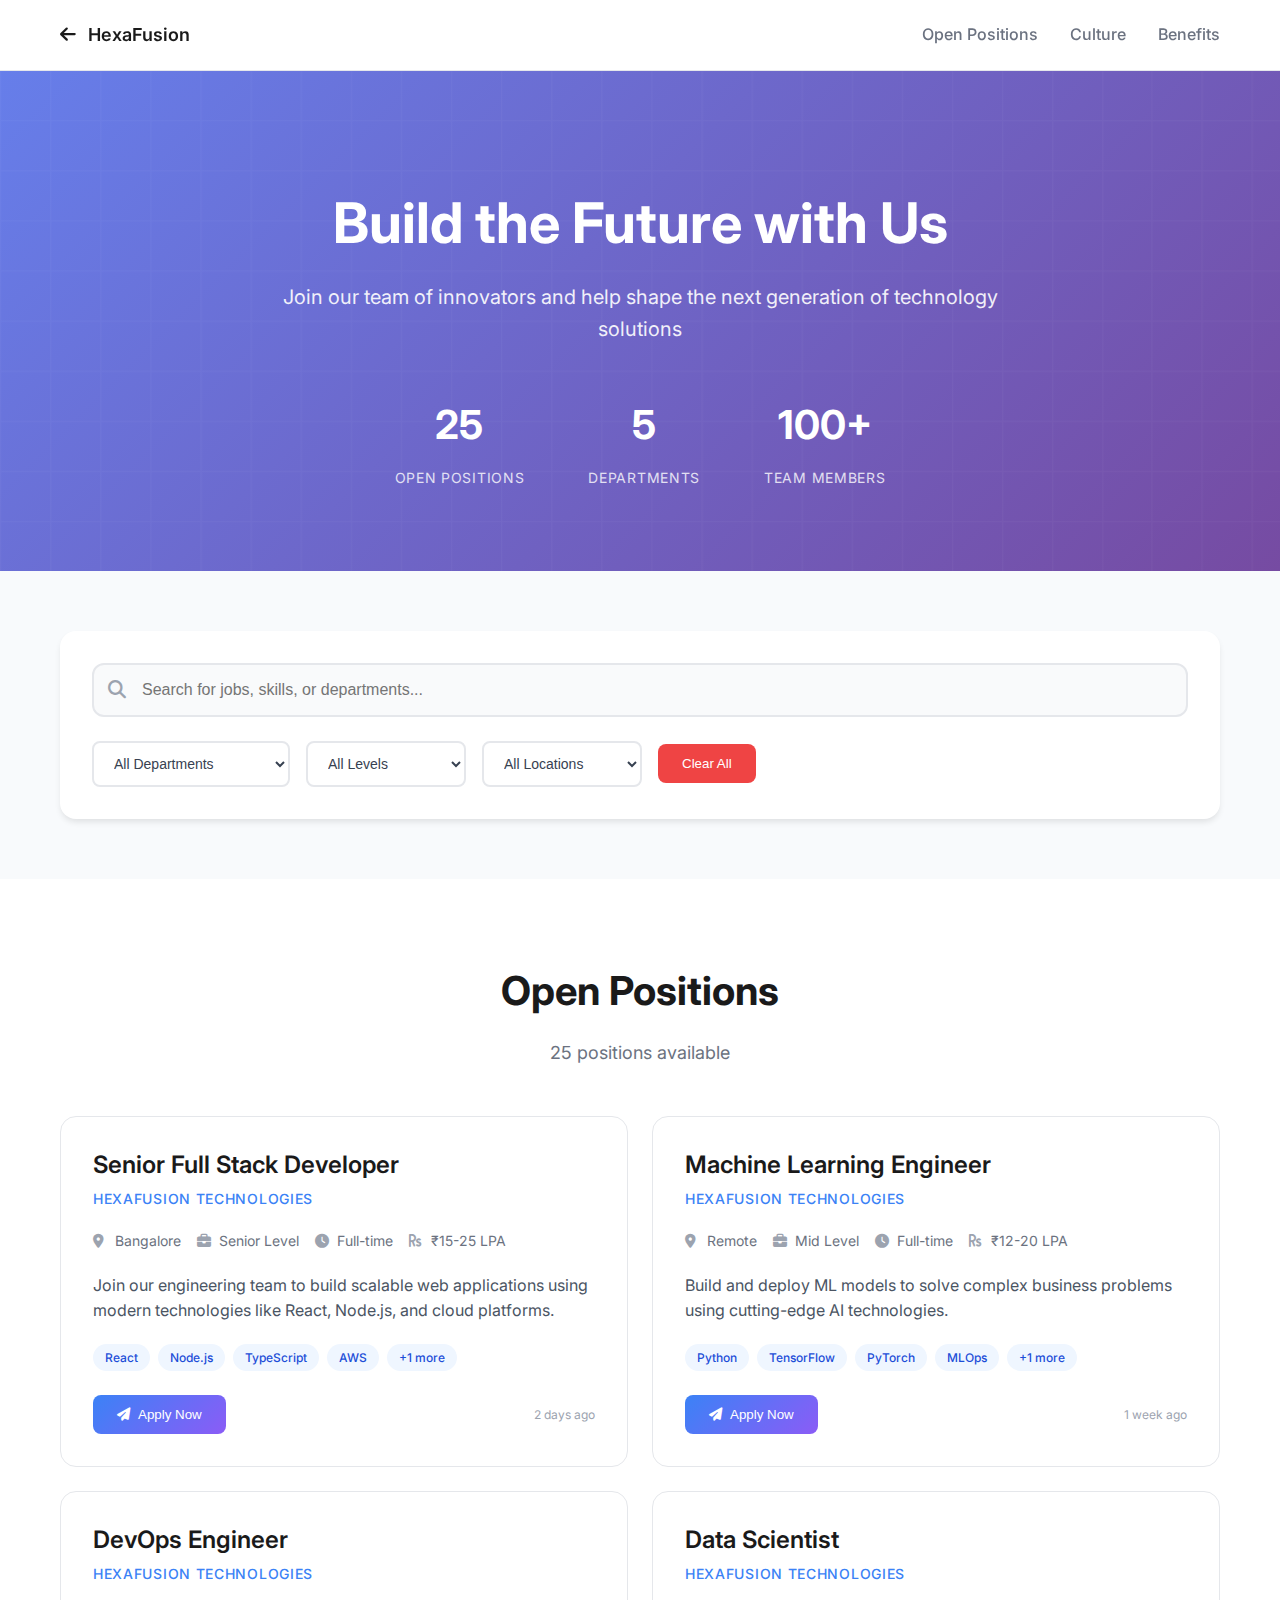
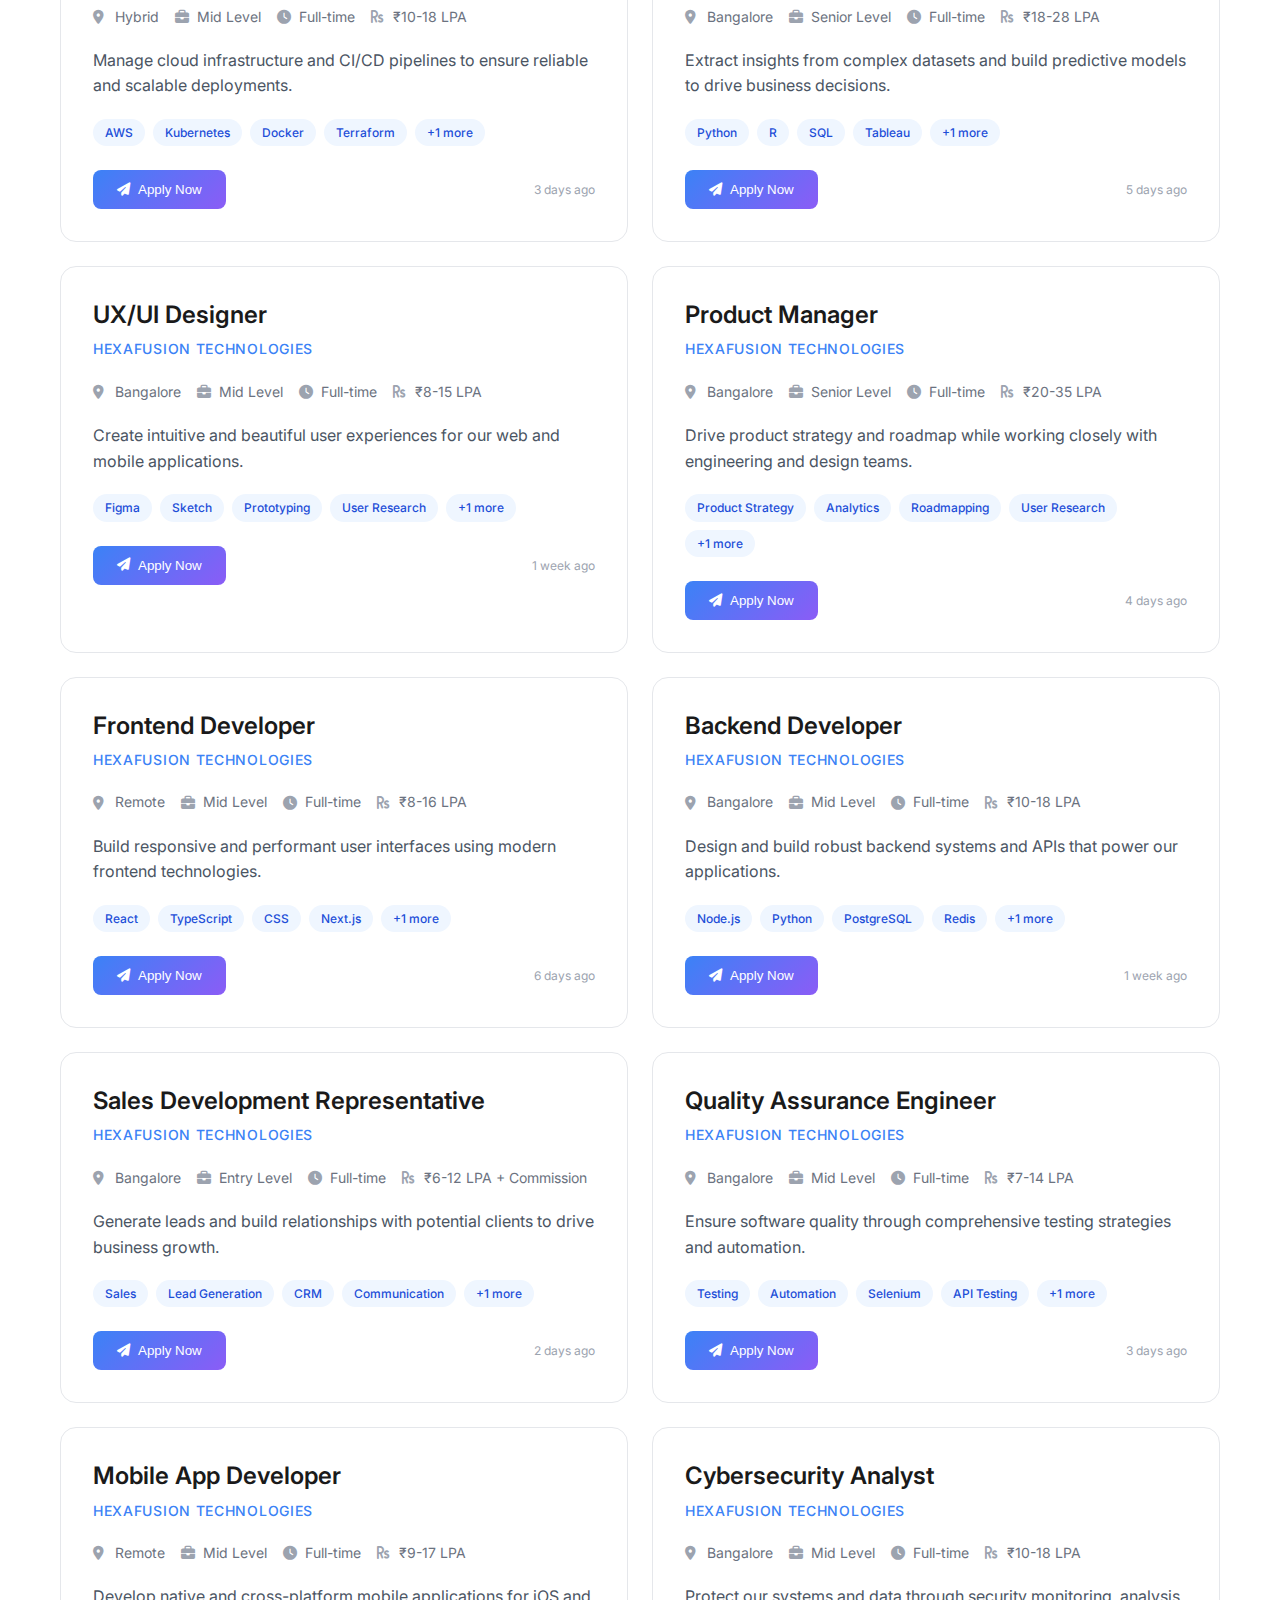
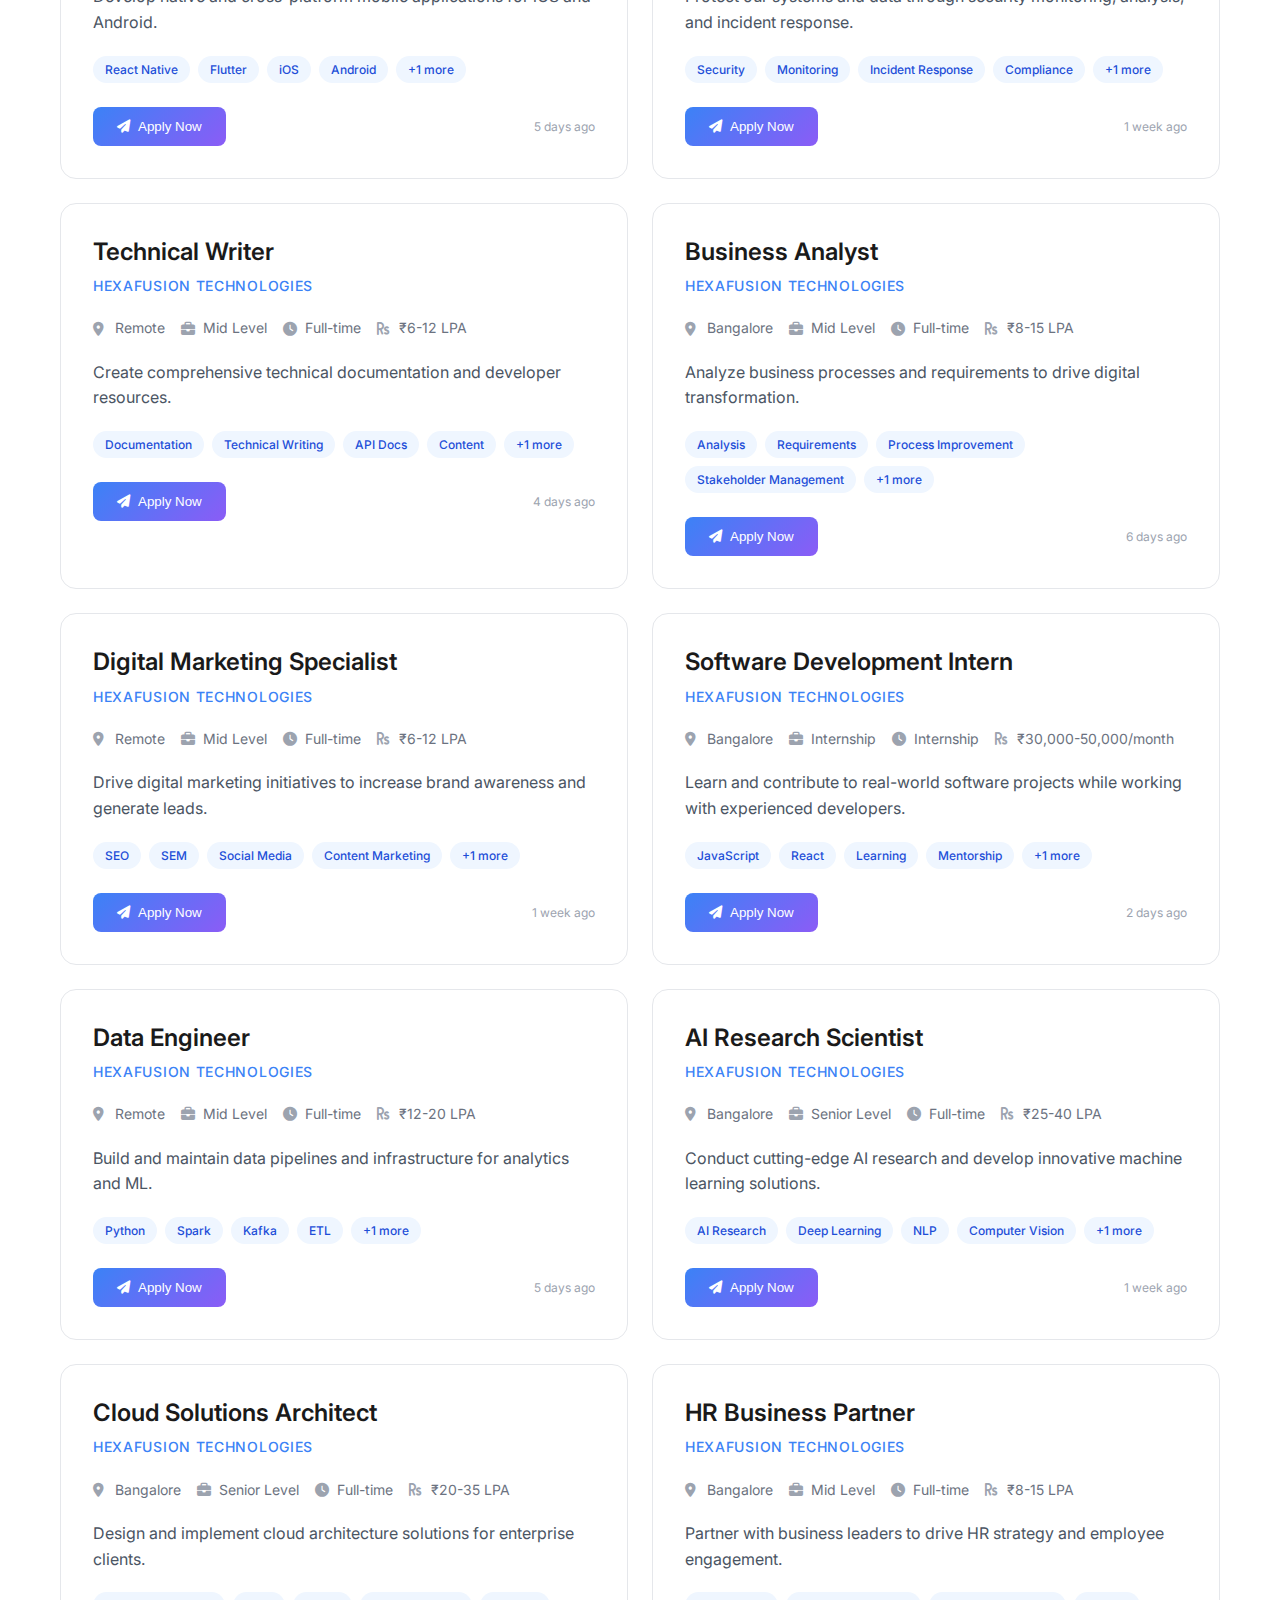
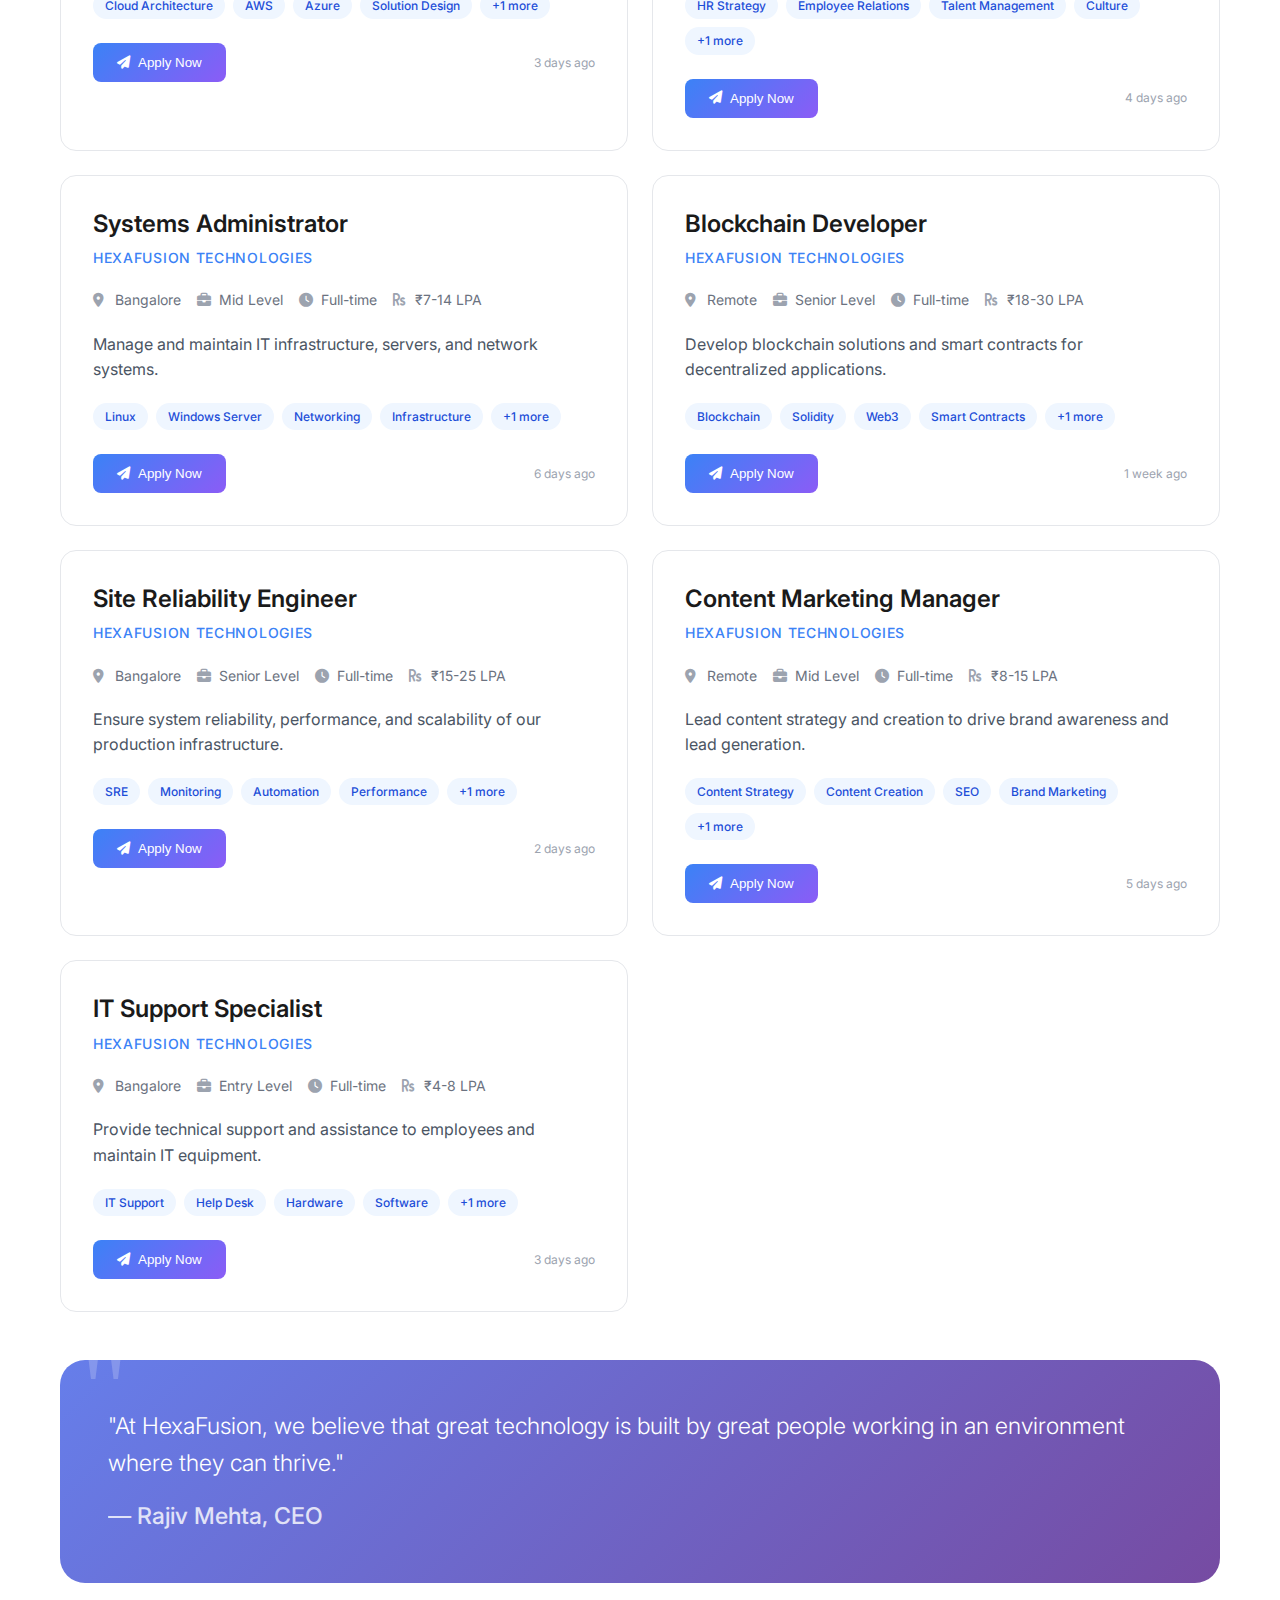
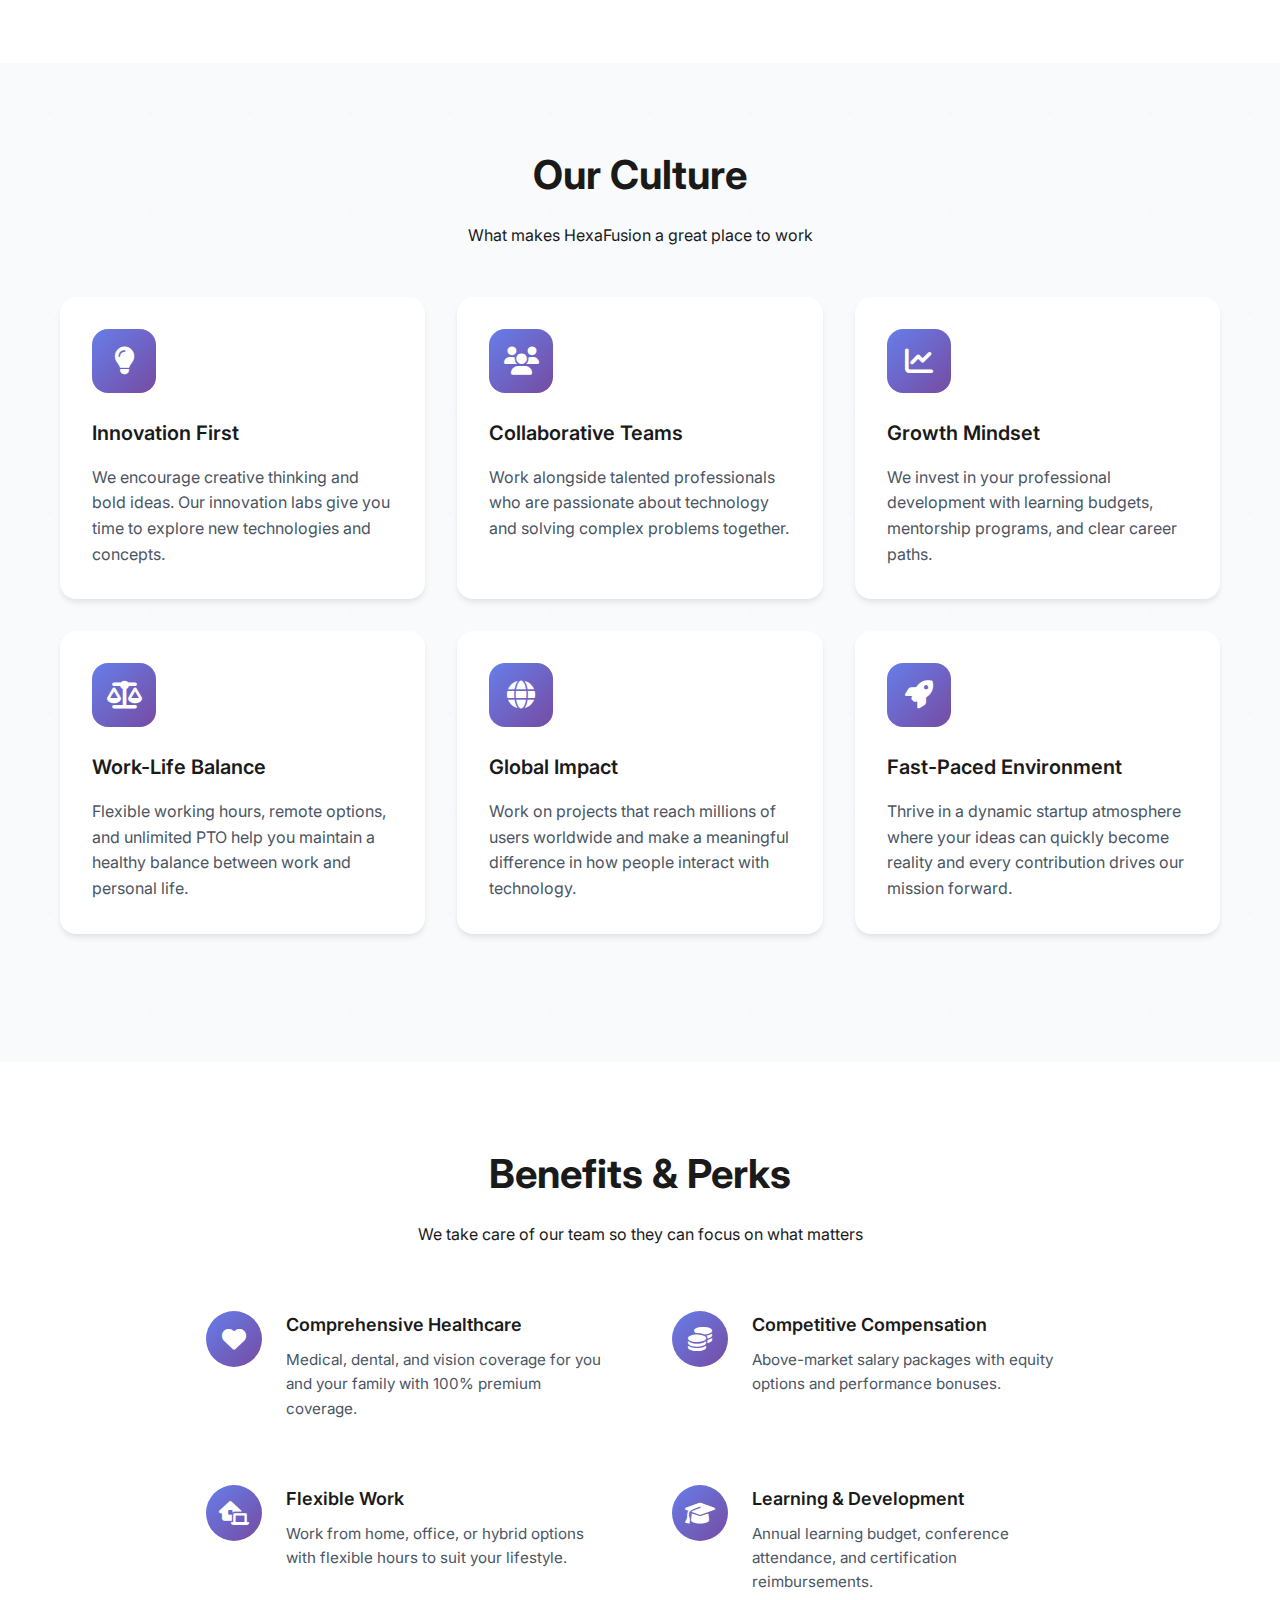
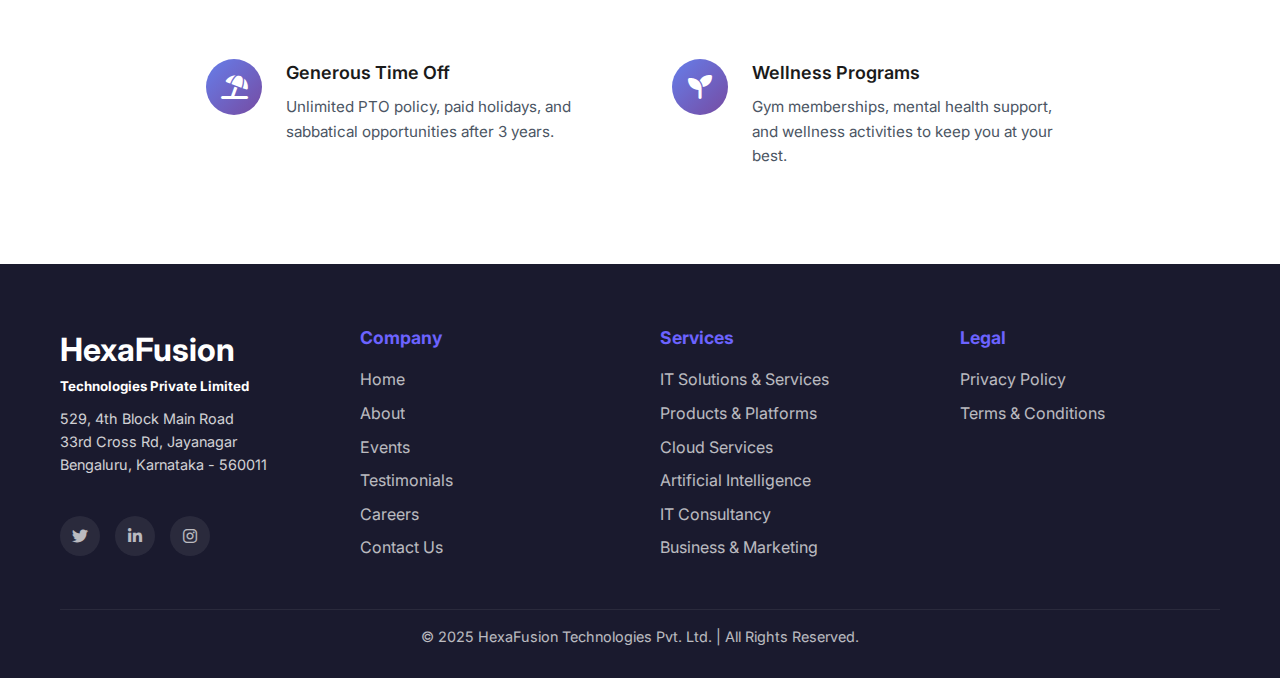
<file: careers.html>
<!DOCTYPE html>
<html lang="en">
<head>
    <meta charset="UTF-8">
    <meta name="viewport" content="width=device-width, initial-scale=1.0">
    <title>Join Our Team - HexaFusion Technologies</title>
    <link rel="stylesheet" href="careers_styles.css">
    <link rel="icon" type="image/jpeg" href="assets/logo.jpg">
    <link href="https://fonts.googleapis.com/css2?family=Inter:wght@300;400;500;600;700&display=swap" rel="stylesheet">
    <link rel="stylesheet" href="https://cdnjs.cloudflare.com/ajax/libs/font-awesome/6.4.0/css/all.min.css">
</head>

<body>
    <nav class="navbar">
        <div class="nav-container">
            <div class="nav-brand">
                <a href="index.html" class="brand-link">
                    <i class="fas fa-arrow-left"></i>
                    <span>HexaFusion</span>
                </a>
            </div>
            <div class="nav-menu">
                <a href="#jobs" class="nav-link">Open Positions</a>
                <a href="#culture" class="nav-link">Culture</a>
                <a href="#benefits" class="nav-link">Benefits</a>
            </div>
        </div>
    </nav>

    <section class="hero">
        <div class="hero-container">
            <div class="hero-content">
                <h1 class="hero-title">Build the Future with Us</h1>
                <p class="hero-subtitle">Join our team of innovators and help shape the next generation of technology solutions</p>
                <div class="hero-stats">
                    <div class="stat">
                        <span class="stat-number" id="totalJobs">25</span>
                        <span class="stat-label">Open Positions</span>
                    </div>
                    <div class="stat">
                        <span class="stat-number">5</span>
                        <span class="stat-label">Departments</span>
                    </div>
                    <div class="stat">
                        <span class="stat-number">100+</span>
                        <span class="stat-label">Team Members</span>
                    </div>
                </div>
            </div>
        </div>
    </section>

    <section class="search-section">
        <div class="container">
            <div class="search-container">
                <div class="search-box">
                    <i class="fas fa-search"></i>
                    <input type="text" id="searchInput" placeholder="Search for jobs, skills, or departments...">
                </div>
                <div class="filters">
                    <select id="departmentFilter" class="filter-select">
                        <option value="">All Departments</option>
                        <option value="engineering">Engineering</option>
                        <option value="ai-ml">AI & Machine Learning</option>
                        <option value="cloud">Cloud & DevOps</option>
                        <option value="data">Data Science</option>
                        <option value="design">Design</option>
                        <option value="product">Product</option>
                        <option value="sales">Sales & Marketing</option>
                    </select>
                    <select id="experienceFilter" class="filter-select">
                        <option value="">All Levels</option>
                        <option value="intern">Internship</option>
                        <option value="entry">Entry Level</option>
                        <option value="mid">Mid Level</option>
                        <option value="senior">Senior Level</option>
                    </select>
                    <select id="locationFilter" class="filter-select">
                        <option value="">All Locations</option>
                        <option value="remote">Remote</option>
                        <option value="bangalore">Bangalore</option>
                        <option value="hybrid">Hybrid</option>
                    </select>
                    <button id="clearFilters" class="clear-btn">Clear All</button>
                </div>
            </div>
        </div>
    </section>

    <section class="jobs-section" id="jobs">
        <div class="container">
            <div class="section-header">
                <h2>Open Positions</h2>
                <p class="jobs-count" id="jobsCount">25 positions available</p>
            </div>
            <div class="jobs-grid" id="jobsGrid">
            </div>
            <div class="no-results" id="noResults" style="display: none;">
                <i class="fas fa-search-minus"></i>
                <h3>No positions found</h3>
                <p>Try adjusting your search criteria or check back later for new opportunities</p>
            </div>
            <div class="culture-quote">
            <blockquote>
                "At HexaFusion, we believe that great technology is built by great people working in an environment where they can thrive."
                <cite>— Rajiv Mehta, CEO</cite>
            </blockquote>
        </div>
        </div>
    </section>

    <section class="culture-section" id="culture">
        <div class="container">
            <div class="section-header">
                <h2>Our Culture</h2>
                <p>What makes HexaFusion a great place to work</p>
            </div>
            <div class="culture-grid">
                <div class="culture-card">
                    <div class="culture-icon">
                        <i class="fas fa-lightbulb"></i>
                    </div>
                    <h3>Innovation First</h3>
                    <p>We encourage creative thinking and bold ideas. Our innovation labs give you time to explore new technologies and concepts.</p>
                </div>
                <div class="culture-card">
                    <div class="culture-icon">
                        <i class="fas fa-users"></i>
                    </div>
                    <h3>Collaborative Teams</h3>
                    <p>Work alongside talented professionals who are passionate about technology and solving complex problems together.</p>
                </div>
                <div class="culture-card">
                    <div class="culture-icon">
                        <i class="fas fa-chart-line"></i>
                    </div>
                    <h3>Growth Mindset</h3>
                    <p>We invest in your professional development with learning budgets, mentorship programs, and clear career paths.</p>
                </div>
                <div class="culture-card">
                    <div class="culture-icon">
                        <i class="fas fa-balance-scale"></i>
                    </div>
                    <h3>Work-Life Balance</h3>
                    <p>Flexible working hours, remote options, and unlimited PTO help you maintain a healthy balance between work and personal life.</p>
                </div>
                <div class="culture-card">
                    <div class="culture-icon">
                        <i class="fas fa-globe"></i>
                    </div>
                    <h3>Global Impact</h3>
                    <p>Work on projects that reach millions of users worldwide and make a meaningful difference in how people interact with technology.</p>
                </div>
                <div class="culture-card">
                    <div class="culture-icon">
                        <i class="fas fa-rocket"></i>
                    </div>
                    <h3>Fast-Paced Environment</h3>
                    <p>Thrive in a dynamic startup atmosphere where your ideas can quickly become reality and every contribution drives our mission forward.</p>
                </div>
            </div>
    </section>

    <section class="benefits-section" id="benefits">
        <div class="container">
            <div class="section-header">
                <h2>Benefits & Perks</h2>
                <p>We take care of our team so they can focus on what matters</p>
            </div>
            <div class="benefits-wrapper">
                <div class="benefits-list">
                    <div class="benefit-item">
                        <div class="benefit-icon">
                            <i class="fas fa-heart"></i>
                        </div>
                        <div class="benefit-content">
                            <h3>Comprehensive Healthcare</h3>
                            <p>Medical, dental, and vision coverage for you and your family with 100% premium coverage.</p>
                        </div>
                    </div>
                    <div class="benefit-item">
                        <div class="benefit-icon">
                            <i class="fas fa-coins"></i>
                        </div>
                        <div class="benefit-content">
                            <h3>Competitive Compensation</h3>
                            <p>Above-market salary packages with equity options and performance bonuses.</p>
                        </div>
                    </div>
                    <div class="benefit-item">
                        <div class="benefit-icon">
                            <i class="fas fa-laptop-house"></i>
                        </div>
                        <div class="benefit-content">
                            <h3>Flexible Work</h3>
                            <p>Work from home, office, or hybrid options with flexible hours to suit your lifestyle.</p>
                        </div>
                    </div>
                    <div class="benefit-item">
                        <div class="benefit-icon">
                            <i class="fas fa-graduation-cap"></i>
                        </div>
                        <div class="benefit-content">
                            <h3>Learning & Development</h3>
                            <p>Annual learning budget, conference attendance, and certification reimbursements.</p>
                        </div>
                    </div>
                    <div class="benefit-item">
                        <div class="benefit-icon">
                            <i class="fas fa-umbrella-beach"></i>
                        </div>
                        <div class="benefit-content">
                            <h3>Generous Time Off</h3>
                            <p>Unlimited PTO policy, paid holidays, and sabbatical opportunities after 3 years.</p>
                        </div>
                    </div>
                    <div class="benefit-item">
                        <div class="benefit-icon">
                            <i class="fas fa-seedling"></i>
                        </div>
                        <div class="benefit-content">
                            <h3>Wellness Programs</h3>
                            <p>Gym memberships, mental health support, and wellness activities to keep you at your best.</p>
                        </div>
                    </div>
                </div>
            </div>
        </div>
    </section>

    <div class="modal-overlay" id="jobModal">
        <div class="modal-container">
            <div class="modal-header">
                <h2 id="modalTitle">Job Title</h2>
                <button class="modal-close" id="closeModal">
                    <i class="fas fa-times"></i>
                </button>
            </div>
            <div class="modal-content" id="modalContent">
            </div>
        </div>
    </div>

    <div class="loading" id="loading">
        <div class="spinner"></div>
    </div>

    <div id="apply-popup" class="apply-popup hidden">
    <div class="popup-content">
        <p>You are being redirected to Google Forms to complete your application.</p>
    </div>
    </div>

    <footer class="footer">
        <div class="container">
            <div class="footer-grid">
            
            <div class="footer-col footer-logo">
                <h1>HexaFusion</h1>
                <h5>Technologies Private Limited</h5>
                <p>529, 4th Block Main Road
                <br>33rd Cross Rd, Jayanagar
                <br>Bengaluru, Karnataka - 560011</p>
                <br>
                <div class="footer-social">
                <a href="https://x.com/HexaFusion_Tech" target="_blank"><i class="fab fa-twitter"></i></a>
                <a href="https://www.linkedin.com/company/hexafusion-tech/" target="_blank"><i class="fab fa-linkedin-in"></i></a>
                <a href="https://www.instagram.com/hexafusion.tech/" target="_blank"><i class="fab fa-instagram"></i></a>
                </div>
            </div>

            <div class="footer-col">
                <h4>Company</h4>
                <ul>
                <li><a href="index.html#home">Home</a></li>
                <li><a href="index.html#about">About</a></li>
                <li><a href="index.html#events">Events</a></li>
                <li><a href="index.html#testimonials">Testimonials</a></li>
                <li><a href="careers.html">Careers</a></li>
                <li><a href="index.html#contact">Contact Us</a></li>
                </ul>
            </div>

            <div class="footer-col">
                <h4>Services</h4>
                <ul>
                <li><a href="services.html#it-solutions">IT Solutions & Services</a></li>
                <li><a href="services.html#products-platforms">Products & Platforms</a></li>
                <li><a href="services.html#cloud-services">Cloud Services</a></li>
                <li><a href="services.html#artificial-intelligence">Artificial Intelligence</a></li>
                <li><a href="services.html#it-consultancy">IT Consultancy</a></li>
                <li><a href="services.html#business-marketing">Business & Marketing</a></li>
                </ul>
            </div>

            <div class="footer-col">
                <h4>Legal</h4>
                <ul>
                <li><a href="privacy.html">Privacy Policy</a></li>
                <li><a href="terms.html">Terms & Conditions</a></li>
                </ul>
            </div>
            </div>

            <div class="footer-bottom">
            <p>© 2025 HexaFusion Technologies Pvt. Ltd. | All Rights Reserved.</p>
            </div>
        </div>
        </footer>


    <div class="scroll-to-top">
        <i class="fas fa-arrow-up"></i>
    </div>

    <script src="careers_script.js"></script>
</body>

</html>
</file>
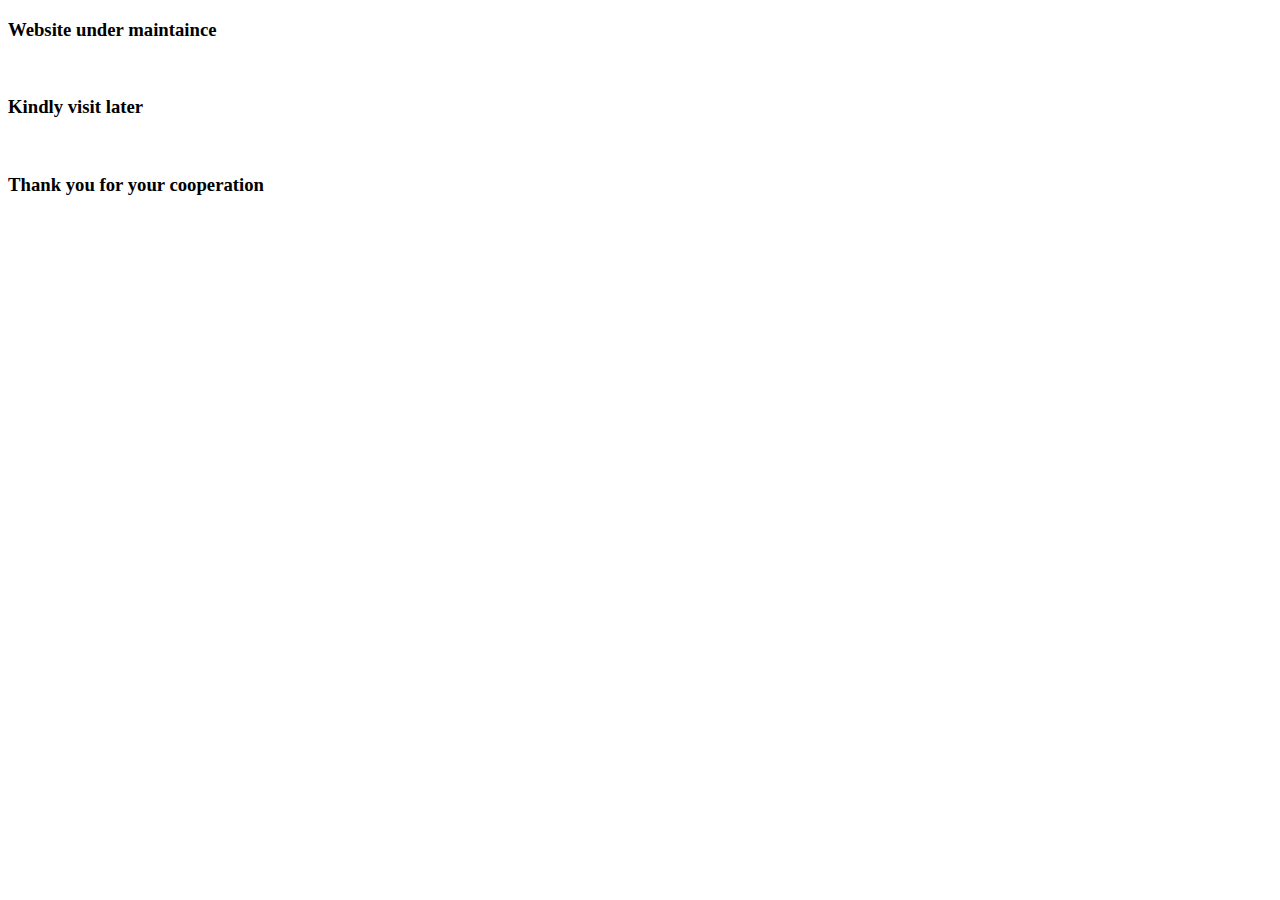
<file: index1.html>
<!DOCTYPE html>
<html>
  <head>
    <title>
      HexaFusion Technologies
    </title>
  </head>
  <body>
    <h3>Website under maintaince</h3>
    <br>
    <h3>Kindly visit later</h3>
    <br>
    <h3>Thank you for your cooperation</h3>
  </body>
</html>
</file>
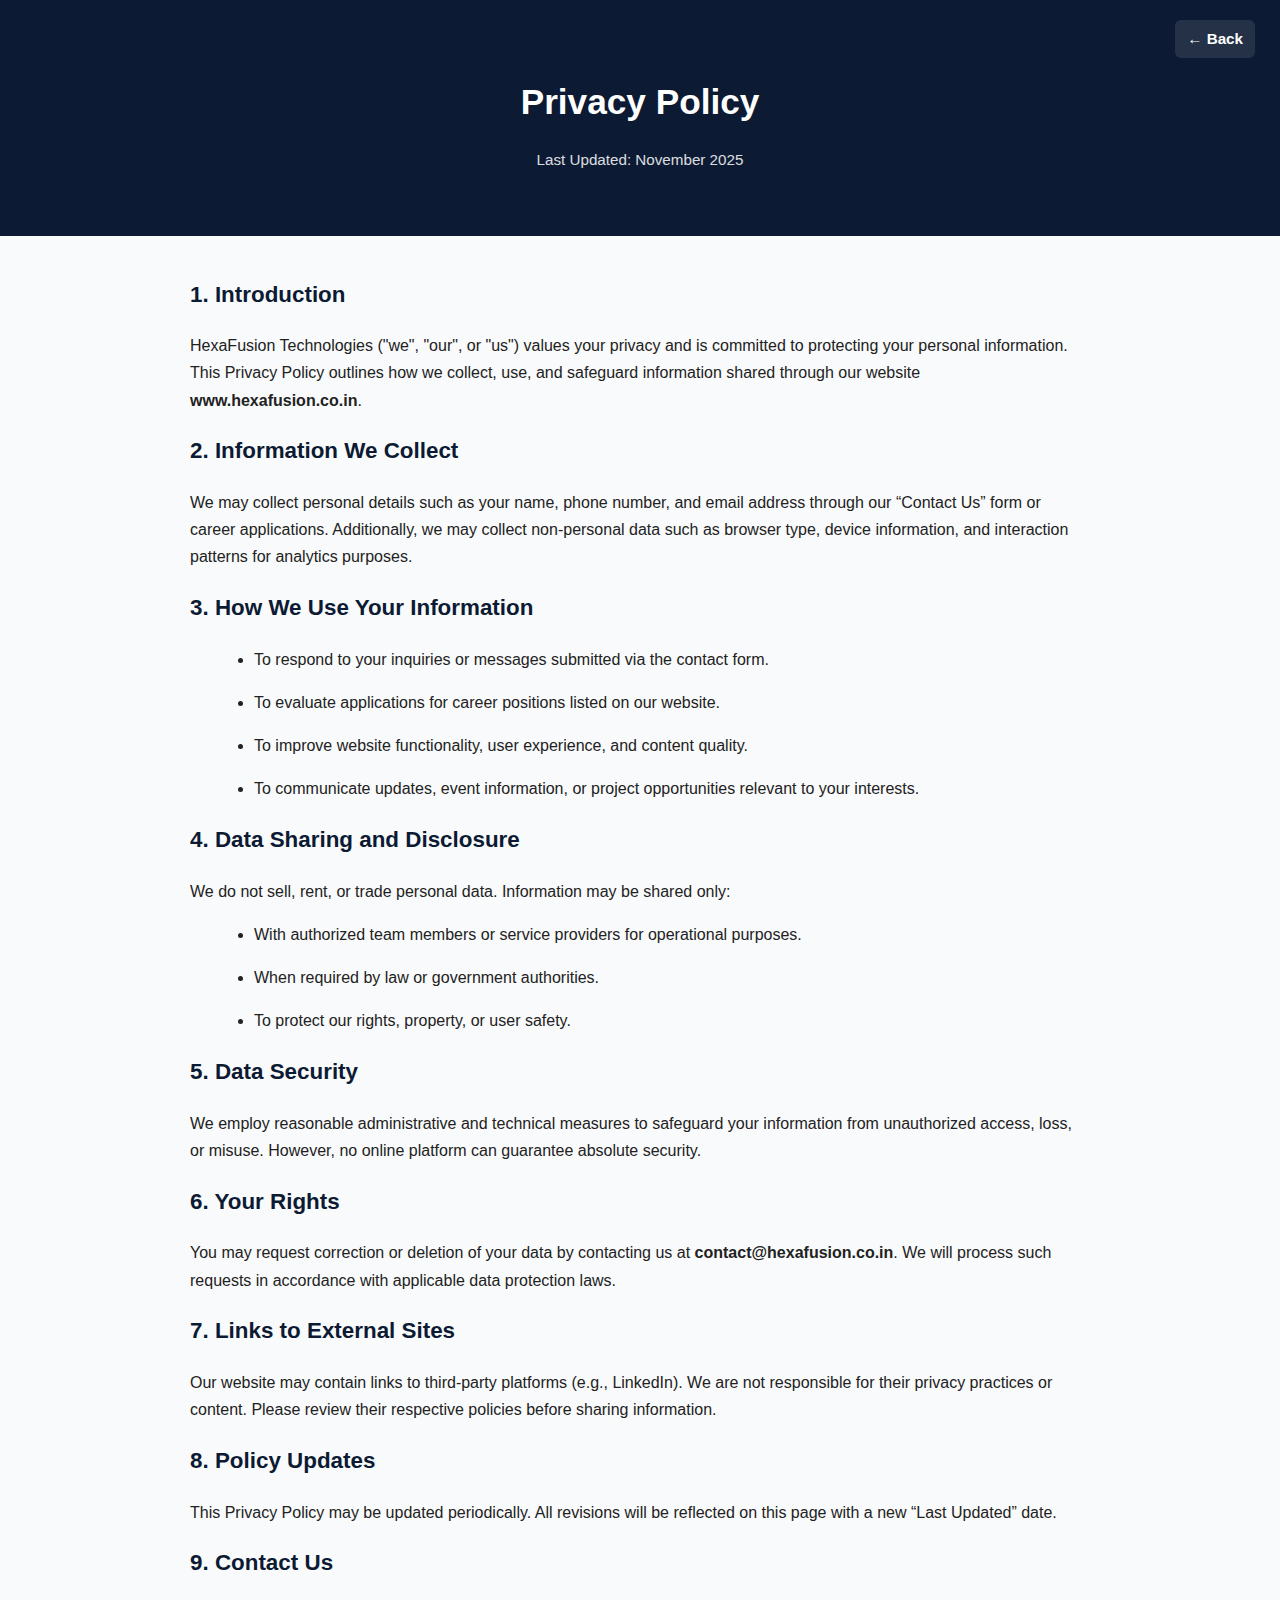
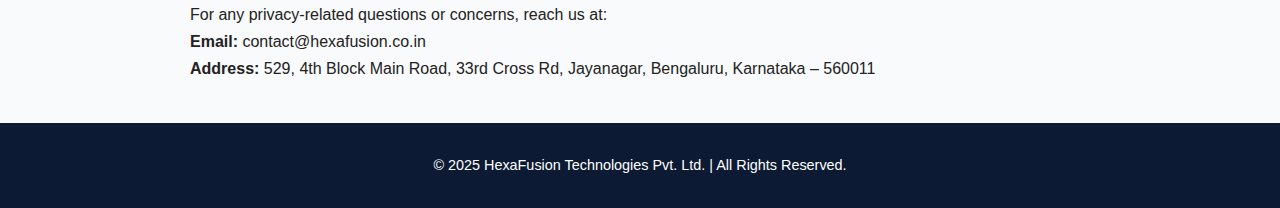
<file: privacy.html>
<!DOCTYPE html>
<html lang="en">
<head>
  <meta charset="UTF-8">
  <meta name="viewport" content="width=device-width, initial-scale=1.0">
  <title>Privacy Policy | HexaFusion Technologies</title>
  <link rel="stylesheet" href="privacy_styles.css">
  <link rel="icon" type="image/jpeg" href="assets/logo.jpg">
</head>
<body>
  <header class="header">
    <h1>Privacy Policy</h1>
    <a href="index.html" class="back-btn">← Back</a>
    <p>Last Updated: November 2025</p>
  </header>

  <main class="content">
    <section>
      <h2>1. Introduction</h2>
      <p>
        HexaFusion Technologies ("we", "our", or "us") values your privacy and is committed to protecting your personal information. 
        This Privacy Policy outlines how we collect, use, and safeguard information shared through our website <strong>www.hexafusion.co.in</strong>.
      </p>
    </section>

    <section>
      <h2>2. Information We Collect</h2>
      <p>
        We may collect personal details such as your name, phone number, and email address through our “Contact Us” form or career applications. 
        Additionally, we may collect non-personal data such as browser type, device information, and interaction patterns for analytics purposes.
      </p>
    </section>

    <section>
      <h2>3. How We Use Your Information</h2>
      <ul>
        <li>To respond to your inquiries or messages submitted via the contact form.</li>
        <li>To evaluate applications for career positions listed on our website.</li>
        <li>To improve website functionality, user experience, and content quality.</li>
        <li>To communicate updates, event information, or project opportunities relevant to your interests.</li>
      </ul>
    </section>

    <section>
      <h2>4. Data Sharing and Disclosure</h2>
      <p>
        We do not sell, rent, or trade personal data. Information may be shared only:
      </p>
      <ul>
        <li>With authorized team members or service providers for operational purposes.</li>
        <li>When required by law or government authorities.</li>
        <li>To protect our rights, property, or user safety.</li>
      </ul>
    </section>

    <section>
      <h2>5. Data Security</h2>
      <p>
        We employ reasonable administrative and technical measures to safeguard your information from unauthorized access, loss, or misuse. 
        However, no online platform can guarantee absolute security.
      </p>
    </section>

    <section>
      <h2>6. Your Rights</h2>
      <p>
        You may request correction or deletion of your data by contacting us at <strong>contact@hexafusion.co.in</strong>. 
        We will process such requests in accordance with applicable data protection laws.
      </p>
    </section>

    <section>
      <h2>7. Links to External Sites</h2>
      <p>
        Our website may contain links to third-party platforms (e.g., LinkedIn). 
        We are not responsible for their privacy practices or content. 
        Please review their respective policies before sharing information.
      </p>
    </section>

    <section>
      <h2>8. Policy Updates</h2>
      <p>
        This Privacy Policy may be updated periodically. All revisions will be reflected on this page with a new “Last Updated” date.
      </p>
    </section>

    <section>
      <h2>9. Contact Us</h2>
      <p>
        For any privacy-related questions or concerns, reach us at:<br>
        <strong>Email:</strong> contact@hexafusion.co.in<br>
        <strong>Address:</strong> 529, 4th Block Main Road, 33rd Cross Rd, Jayanagar, Bengaluru, Karnataka – 560011
      </p>
    </section>
  </main>

  <footer class="footer">
    <p>© 2025 HexaFusion Technologies Pvt. Ltd. | All Rights Reserved.</p>
  </footer>
</body>
</html>
</file>
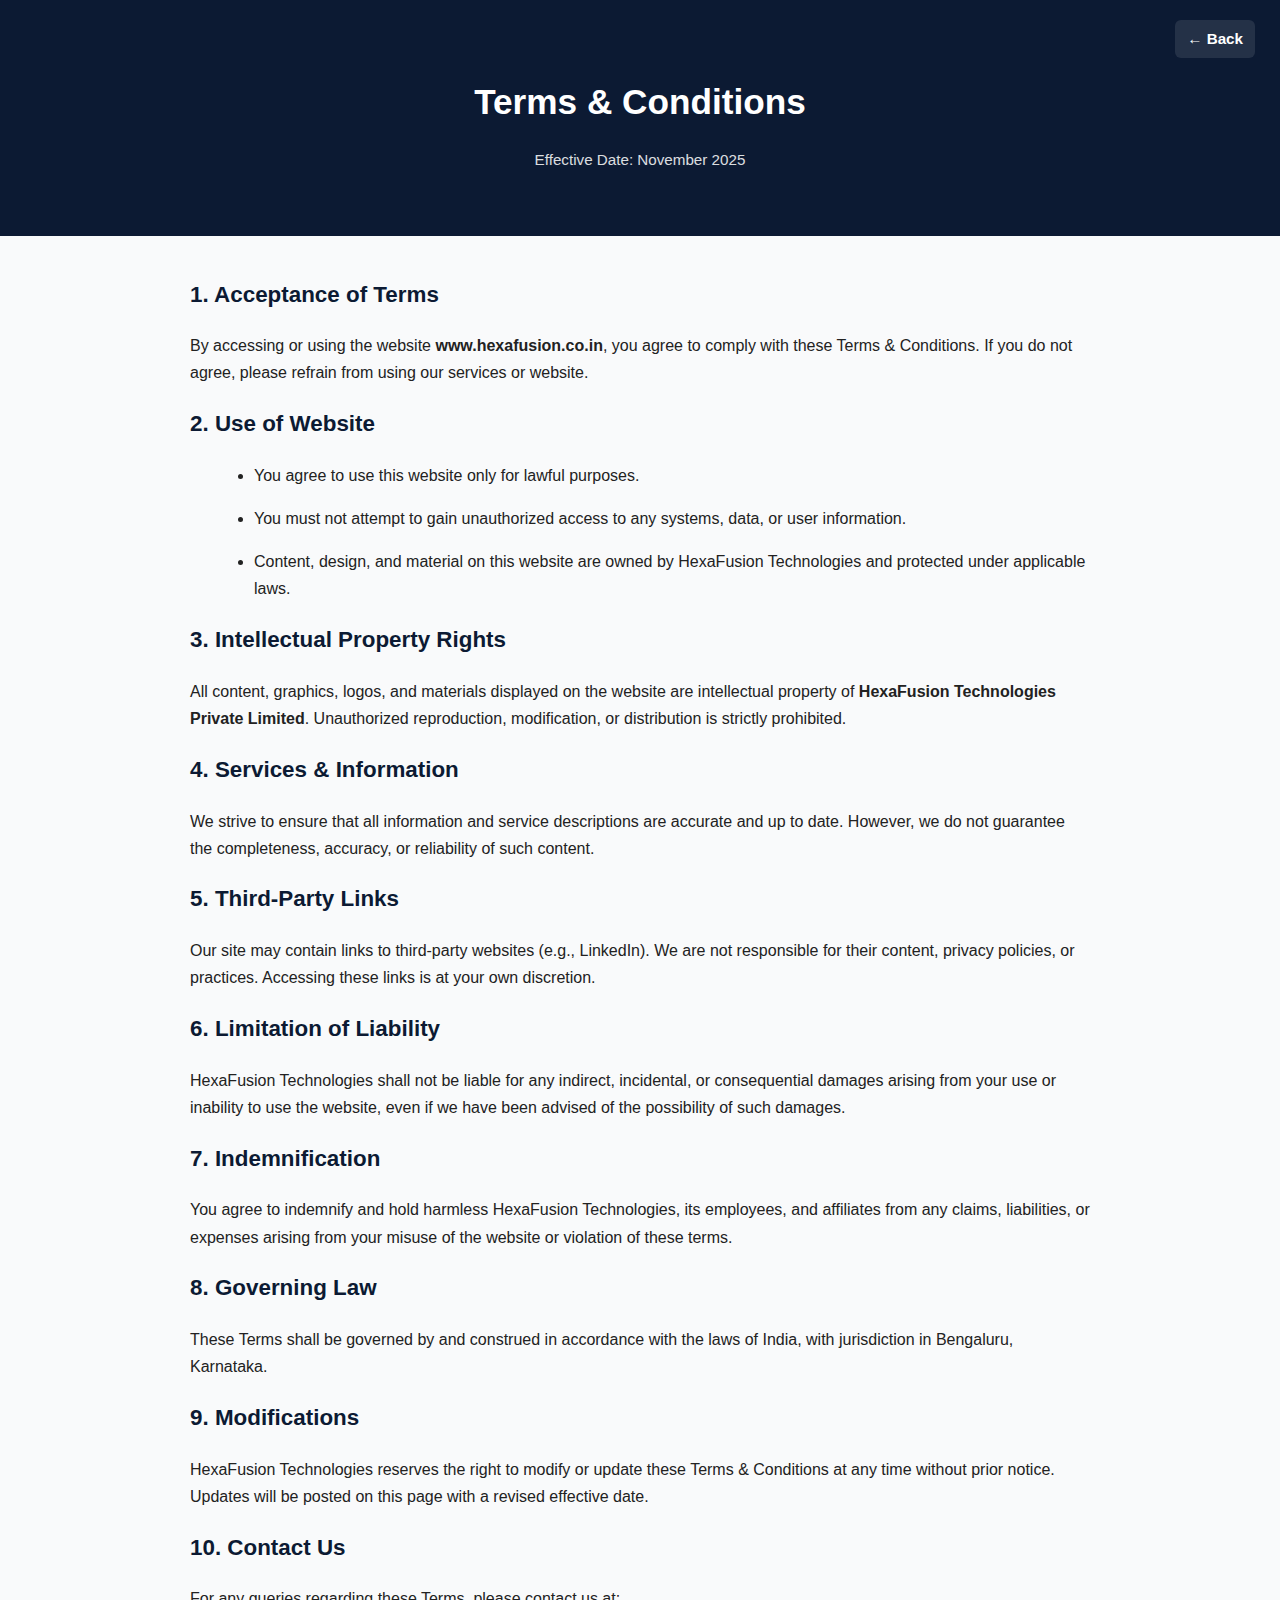
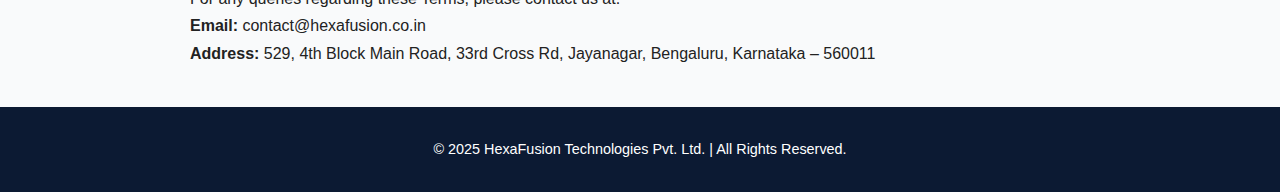
<file: terms.html>
<!DOCTYPE html>
<html lang="en">
<head>
  <meta charset="UTF-8">
  <meta name="viewport" content="width=device-width, initial-scale=1.0">
  <title>Terms & Conditions | HexaFusion Technologies</title>
  <link rel="stylesheet" href="terms_styles.css">
  <link rel="icon" type="image/jpeg" href="assets/logo.jpg">
</head>
<body>
  <header class="header">
    <h1>Terms & Conditions</h1>
    <a href="index.html" class="back-btn">← Back</a>
    <p>Effective Date: November 2025</p>
  </header>

  <main class="content">
    <section>
      <h2>1. Acceptance of Terms</h2>
      <p>
        By accessing or using the website <strong>www.hexafusion.co.in</strong>, you agree to comply with these Terms & Conditions. 
        If you do not agree, please refrain from using our services or website.
      </p>
    </section>

    <section>
      <h2>2. Use of Website</h2>
      <ul>
        <li>You agree to use this website only for lawful purposes.</li>
        <li>You must not attempt to gain unauthorized access to any systems, data, or user information.</li>
        <li>Content, design, and material on this website are owned by HexaFusion Technologies and protected under applicable laws.</li>
      </ul>
    </section>

    <section>
      <h2>3. Intellectual Property Rights</h2>
      <p>
        All content, graphics, logos, and materials displayed on the website are intellectual property of 
        <strong>HexaFusion Technologies Private Limited</strong>. Unauthorized reproduction, modification, or distribution is strictly prohibited.
      </p>
    </section>

    <section>
      <h2>4. Services & Information</h2>
      <p>
        We strive to ensure that all information and service descriptions are accurate and up to date. 
        However, we do not guarantee the completeness, accuracy, or reliability of such content.
      </p>
    </section>

    <section>
      <h2>5. Third-Party Links</h2>
      <p>
        Our site may contain links to third-party websites (e.g., LinkedIn). 
        We are not responsible for their content, privacy policies, or practices. 
        Accessing these links is at your own discretion.
      </p>
    </section>

    <section>
      <h2>6. Limitation of Liability</h2>
      <p>
        HexaFusion Technologies shall not be liable for any indirect, incidental, or consequential damages 
        arising from your use or inability to use the website, even if we have been advised of the possibility of such damages.
      </p>
    </section>

    <section>
      <h2>7. Indemnification</h2>
      <p>
        You agree to indemnify and hold harmless HexaFusion Technologies, its employees, and affiliates 
        from any claims, liabilities, or expenses arising from your misuse of the website or violation of these terms.
      </p>
    </section>

    <section>
      <h2>8. Governing Law</h2>
      <p>
        These Terms shall be governed by and construed in accordance with the laws of India, 
        with jurisdiction in Bengaluru, Karnataka.
      </p>
    </section>

    <section>
      <h2>9. Modifications</h2>
      <p>
        HexaFusion Technologies reserves the right to modify or update these Terms & Conditions at any time 
        without prior notice. Updates will be posted on this page with a revised effective date.
      </p>
    </section>

    <section>
      <h2>10. Contact Us</h2>
      <p>
        For any queries regarding these Terms, please contact us at:<br>
        <strong>Email:</strong> contact@hexafusion.co.in<br>
        <strong>Address:</strong> 529, 4th Block Main Road, 33rd Cross Rd, Jayanagar, Bengaluru, Karnataka – 560011
      </p>
    </section>
  </main>

  <footer class="footer">
    <p>© 2025 HexaFusion Technologies Pvt. Ltd. | All Rights Reserved.</p>
  </footer>
</body>
</html>
</file>
<file: careers_styles.css>
:root {
  --primary-color: #6c63ff;
  --secondary-color: #4a45b2;
  --accent-color: #ff6b6b;
  --text-color: #333;
  --light-text: #fff;
  --dark-bg: #1a1a2e;
  --light-bg: #f8f9fa;
  --gray-bg: #f0f2f5;
  --border-color: #e1e4e8;
}

* {
    margin: 0;
    padding: 0;
    box-sizing: border-box;
}

body {
    font-family: 'Inter', -apple-system, BlinkMacSystemFont, sans-serif;
    line-height: 1.6;
    color: #1a1a1a;
    background: #ffffff;
    overflow-x: hidden;
}

.container {
    max-width: 1200px;
    margin: 0 auto;
    padding: 0 20px;
}

.navbar {
    position: fixed;
    top: 0;
    left: 0;
    right: 0;
    background: rgba(255, 255, 255, 0.95);
    backdrop-filter: blur(20px);
    border-bottom: 1px solid #e5e7eb;
    z-index: 1000;
    transition: all 0.3s ease;
}

.nav-container {
    max-width: 1200px;
    margin: 0 auto;
    padding: 0 20px;
    display: flex;
    justify-content: space-between;
    align-items: center;
    height: 70px;
}

.brand-link {
    display: flex;
    align-items: center;
    gap: 12px;
    text-decoration: none;
    color: #1a1a1a;
    font-weight: 600;
    font-size: 18px;
    transition: all 0.3s ease;
}

.brand-link:hover {
    color: #3b82f6;
}

.nav-menu {
    display: flex;
    gap: 32px;
}

.nav-link {
    text-decoration: none;
    color: #6b7280;
    font-weight: 500;
    transition: all 0.3s ease;
    position: relative;
}

.nav-link:hover {
    color: #3b82f6;
}

.nav-link::after {
    content: '';
    position: absolute;
    bottom: -8px;
    left: 0;
    width: 0;
    height: 2px;
    background: #3b82f6;
    transition: width 0.3s ease;
}

.nav-link:hover::after {
    width: 100%;
}

.hero {
    background: linear-gradient(135deg, #667eea 0%, #764ba2 100%);
    color: white;
    padding: 120px 0 80px;
    margin-top: 70px;
    position: relative;
    overflow: hidden;
}

.hero::before {
    content: '';
    position: absolute;
    top: 0;
    left: 0;
    right: 0;
    bottom: 0;
    background: url('data:image/svg+xml,<svg xmlns="http://www.w3.org/2000/svg" viewBox="0 0 100 100"><defs><pattern id="grid" width="10" height="10" patternUnits="userSpaceOnUse"><path d="M 10 0 L 0 0 0 10" fill="none" stroke="rgba(255,255,255,0.1)" stroke-width="0.5"/></pattern></defs><rect width="100" height="100" fill="url(%23grid)"/></svg>');
    opacity: 0.3;
}

.hero-container {
    max-width: 1200px;
    margin: 0 auto;
    padding: 0 20px;
    position: relative;
    z-index: 2;
}

.hero-content {
    text-align: center;
    max-width: 800px;
    margin: 0 auto;
}

.hero-title {
    font-size: 3.5rem;
    font-weight: 700;
    margin-bottom: 24px;
    line-height: 1.2;
}

.hero-subtitle {
    font-size: 1.25rem;
    margin-bottom: 48px;
    opacity: 0.9;
    line-height: 1.6;
}

.hero-stats {
    display: flex;
    justify-content: center;
    gap: 64px;
    margin-top: 48px;
}

.stat {
    text-align: center;
}

.stat-number {
    display: block;
    font-size: 2.5rem;
    font-weight: 700;
    margin-bottom: 8px;
}

.stat-label {
    font-size: 0.875rem;
    opacity: 0.8;
    text-transform: uppercase;
    letter-spacing: 0.05em;
}

.search-section {
    padding: 60px 0;
    background: #f8fafc;
}

.search-container {
    background: white;
    border-radius: 16px;
    padding: 32px;
    box-shadow: 0 4px 6px -1px rgba(0, 0, 0, 0.1);
}

.search-box {
    position: relative;
    margin-bottom: 24px;
}

.search-box i {
    position: absolute;
    left: 16px;
    top: 50%;
    transform: translateY(-50%);
    color: #9ca3af;
    font-size: 18px;
}

.search-box input {
    width: 100%;
    padding: 16px 16px 16px 48px;
    border: 2px solid #e5e7eb;
    border-radius: 12px;
    font-size: 16px;
    transition: all 0.3s ease;
    background: #f9fafb;
}

.search-box input:focus {
    outline: none;
    border-color: #3b82f6;
    background: white;
    box-shadow: 0 0 0 3px rgba(59, 130, 246, 0.1);
}

.filters {
    display: flex;
    gap: 16px;
    flex-wrap: wrap;
    align-items: center;
}

.filter-select {
    padding: 12px 16px;
    border: 2px solid #e5e7eb;
    border-radius: 8px;
    background: white;
    font-size: 14px;
    color: #374151;
    cursor: pointer;
    transition: all 0.3s ease;
    min-width: 160px;
}

.filter-select:focus {
    outline: none;
    border-color: #3b82f6;
    box-shadow: 0 0 0 3px rgba(59, 130, 246, 0.1);
}

.clear-btn {
    padding: 12px 24px;
    background: #ef4444;
    color: white;
    border: none;
    border-radius: 8px;
    font-weight: 500;
    cursor: pointer;
    transition: all 0.3s ease;
}

.clear-btn:hover {
    background: #dc2626;
    transform: translateY(-1px);
}

.jobs-section {
    padding: 80px 0;
}

.section-header {
    text-align: center;
    margin-bottom: 48px;
}

.section-header h2 {
    font-size: 2.5rem;
    font-weight: 700;
    margin-bottom: 16px;
    color: #1a1a1a;
}

.jobs-count {
    font-size: 1.125rem;
    color: #6b7280;
}

.jobs-grid {
    display: grid;
    grid-template-columns: repeat(auto-fill, minmax(380px, 1fr));
    gap: 24px;
    margin-bottom: 48px;
}

.job-card {
    background: white;
    border-radius: 16px;
    padding: 32px;
    border: 1px solid #e5e7eb;
    transition: all 0.3s ease;
    cursor: pointer;
    position: relative;
    overflow: hidden;
}

.job-card::before {
    content: '';
    position: absolute;
    top: 0;
    left: 0;
    width: 100%;
    height: 4px;
    background: linear-gradient(90deg, #3b82f6, #8b5cf6);
    transform: scaleX(0);
    transition: transform 0.3s ease;
}

.job-card:hover::before {
    transform: scaleX(1);
}

.job-card:hover {
    transform: translateY(-4px);
    box-shadow: 0 20px 25px -5px rgba(0, 0, 0, 0.1), 0 10px 10px -5px rgba(0, 0, 0, 0.04);
    border-color: #d1d5db;
}

.job-header {
    margin-bottom: 20px;
}

.job-title {
    font-size: 1.5rem;
    font-weight: 600;
    color: #1a1a1a;
    margin-bottom: 8px;
    line-height: 1.3;
}

.job-company {
    color: #3b82f6;
    font-weight: 500;
    font-size: 0.875rem;
    text-transform: uppercase;
    letter-spacing: 0.05em;
}

.job-meta {
    display: flex;
    flex-wrap: wrap;
    gap: 16px;
    margin-bottom: 20px;
}

.job-meta-item {
    display: flex;
    align-items: center;
    gap: 6px;
    font-size: 0.875rem;
    color: #6b7280;
}

.job-meta-item i {
    color: #9ca3af;
    width: 16px;
}

.job-description {
    color: #4b5563;
    margin-bottom: 20px;
    line-height: 1.6;
}

.job-tags {
    display: flex;
    flex-wrap: wrap;
    gap: 8px;
    margin-bottom: 24px;
}

.job-tag {
    background: #eff6ff;
    color: #1d4ed8;
    padding: 4px 12px;
    border-radius: 20px;
    font-size: 0.75rem;
    font-weight: 500;
}

.job-footer {
    display: flex;
    justify-content: space-between;
    align-items: center;
}

.apply-btn {
    background: linear-gradient(135deg, #3b82f6, #8b5cf6);
    color: white;
    border: none;
    padding: 12px 24px;
    border-radius: 8px;
    font-weight: 500;
    cursor: pointer;
    transition: all 0.3s ease;
    display: flex;
    align-items: center;
    gap: 8px;
}

.apply-btn:hover {
    transform: translateY(-1px);
    box-shadow: 0 10px 15px -3px rgba(59, 130, 246, 0.3);
}

.job-posted {
    font-size: 0.75rem;
    color: #9ca3af;
}

.no-results {
    text-align: center;
    padding: 80px 20px;
    color: #6b7280;
}

.no-results i {
    font-size: 4rem;
    margin-bottom: 24px;
    opacity: 0.5;
}

.no-results h3 {
    font-size: 1.5rem;
    margin-bottom: 12px;
    color: #374151;
}

.modal-overlay {
    position: fixed;
    top: 0;
    left: 0;
    right: 0;
    bottom: 0;
    background: rgba(0, 0, 0, 0.75);
    display: flex;
    align-items: center;
    justify-content: center;
    z-index: 2000;
    opacity: 0;
    visibility: hidden;
    transition: all 0.3s ease;
    padding: 20px;
}

.modal-overlay.active {
    opacity: 1;
    visibility: visible;
}

.modal-container {
    background: white;
    border-radius: 16px;
    max-width: 800px;
    width: 100%;
    max-height: 90vh;
    overflow-y: auto;
    transform: scale(0.9);
    transition: transform 0.3s ease;
}

.modal-overlay.active .modal-container {
    transform: scale(1);
}

.modal-header {
    padding: 32px 32px 0;
    display: flex;
    justify-content: space-between;
    align-items: flex-start;
    border-bottom: 1px solid #e5e7eb;
    margin-bottom: 32px;
    padding-bottom: 24px;
}

.modal-header h2 {
    font-size: 2rem;
    font-weight: 700;
    color: #1a1a1a;
    margin: 0;
    flex: 1;
    margin-right: 20px;
}

.modal-close {
    background: none;
    border: none;
    font-size: 1.5rem;
    color: #9ca3af;
    cursor: pointer;
    padding: 8px;
    border-radius: 8px;
    transition: all 0.3s ease;
}

.modal-close:hover {
    background: #f3f4f6;
    color: #374151;
}

.modal-content {
    padding: 0 32px 32px;
}

.modal-section {
    margin-bottom: 32px;
}

.modal-section h3 {
    font-size: 1.25rem;
    font-weight: 600;
    margin-bottom: 16px;
    color: #1a1a1a;
    display: flex;
    align-items: center;
    gap: 8px;
}

.modal-section ul {
    list-style: none;
    padding: 0;
}

.modal-section li {
    padding: 8px 0;
    padding-left: 24px;
    position: relative;
    color: #4b5563;
    line-height: 1.6;
}

.modal-section li::before {
    content: '•';
    position: absolute;
    left: 0;
    color: #3b82f6;
    font-weight: bold;
    font-size: 1.2rem;
}

.modal-meta {
    display: grid;
    grid-template-columns: repeat(auto-fit, minmax(200px, 1fr));
    gap: 16px;
    margin-bottom: 32px;
    padding: 24px;
    background: #f8fafc;
    border-radius: 12px;
}

.modal-meta-item {
    display: flex;
    align-items: center;
    gap: 8px;
    font-weight: 500;
}

.modal-meta-item i {
    color: #3b82f6;
    width: 20px;
}

.modal-apply {
    text-align: center;
    padding-top: 32px;
    border-top: 1px solid #e5e7eb;
}

.modal-apply .apply-btn {
    font-size: 1.125rem;
    padding: 16px 32px;
}

.loading {
    position: fixed;
    top: 0;
    left: 0;
    right: 0;
    bottom: 0;
    background: rgba(255, 255, 255, 0.9);
    display: flex;
    align-items: center;
    justify-content: center;
    z-index: 3000;
    opacity: 0;
    visibility: hidden;
    transition: all 0.3s ease;
}

.loading.active {
    opacity: 1;
    visibility: visible;
}

.spinner {
    width: 48px;
    height: 48px;
    border: 4px solid #e5e7eb;
    border-left: 4px solid #3b82f6;
    border-radius: 50%;
    animation: spin 1s linear infinite;
}

@keyframes spin {
    0% { transform: rotate(0deg); }
    100% { transform: rotate(360deg); }
}

@media (max-width: 768px) {
    .hero-title {
        font-size: 2.5rem;
    }
    
    .hero-stats {
        flex-direction: column;
        gap: 32px;
    }
    
    .nav-menu {
        display: none;
    }
    
    .jobs-grid {
        grid-template-columns: 1fr;
    }
    
    .filters {
        flex-direction: column;
        align-items: stretch;
    }
    
    .filter-select {
        min-width: auto;
    }
    
    .modal-header {
        padding: 24px 24px 0;
        margin-bottom: 24px;
        padding-bottom: 16px;
    }
    
    .modal-content {
        padding: 0 24px 24px;
    }
    
    .modal-header h2 {
        font-size: 1.5rem;
    }
    
    .modal-meta {
        grid-template-columns: 1fr;
    }
}

@media (max-width: 480px) {
    .container {
        padding: 0 16px;
    }
    
    .hero {
        padding: 100px 0 60px;
    }
    
    .hero-title {
        font-size: 2rem;
    }
    
    .search-container {
        padding: 24px;
    }
    
    .job-card {
        padding: 24px;
    }
    
    .section-header h2 {
        font-size: 2rem;
    }
}

.fade-in {
    animation: fadeIn 0.6s ease forwards;
}

@keyframes fadeIn {
    from {
        opacity: 0;
        transform: translateY(20px);
    }
    to {
        opacity: 1;
        transform: translateY(0);
    }
}

.slide-up {
    animation: slideUp 0.6s ease forwards;
}

@keyframes slideUp {
    from {
        opacity: 0;
        transform: translateY(30px);
    }
    to {
        opacity: 1;
        transform: translateY(0);
    }
}

.culture-section {
    padding: 80px 0;
    background: #f8fafc;
    position: relative;
    overflow: hidden;
}

.culture-section::before {
    content: '';
    position: absolute;
    top: 0;
    left: 0;
    right: 0;
    bottom: 0;
    background: url('data:image/svg+xml,<svg xmlns="http://www.w3.org/2000/svg" width="100" height="100" viewBox="0 0 100 100"><circle cx="50" cy="50" r="1" fill="%23667eea" opacity="0.1"/></svg>');
    opacity: 0.5;
}

.culture-grid {
    display: grid;
    grid-template-columns: repeat(auto-fit, minmax(280px, 1fr));
    gap: 32px;
    margin-bottom: 48px;
}

.culture-card {
    background: white;
    border-radius: 16px;
    padding: 32px;
    box-shadow: 0 4px 6px -1px rgba(0, 0, 0, 0.1);
    transition: all 0.3s ease;
    position: relative;
    z-index: 1;
}

.culture-card:hover {
    transform: translateY(-5px);
    box-shadow: 0 20px 25px -5px rgba(0, 0, 0, 0.1), 0 10px 10px -5px rgba(0, 0, 0, 0.04);
}

.culture-icon {
    width: 64px;
    height: 64px;
    background: linear-gradient(135deg, #667eea 0%, #764ba2 100%);
    border-radius: 16px;
    display: flex;
    align-items: center;
    justify-content: center;
    margin-bottom: 24px;
}

.culture-icon i {
    font-size: 28px;
    color: white;
}

.culture-card h3 {
    font-size: 1.25rem;
    font-weight: 600;
    margin-bottom: 16px;
    color: #1a1a1a;
}

.culture-card p {
    color: #4b5563;
    line-height: 1.6;
}

.culture-quote {
    background: linear-gradient(135deg, #667eea 0%, #764ba2 100%);
    border-radius: 25px;
    padding: 48px;
    color: white;
    position: relative;
    z-index: 1;
}

.culture-quote::before {
    content: '"';
    position: absolute;
    top: 30px;
    left: 20px;
    font-size: 120px;
    opacity: 0.2;
    font-family: Georgia, serif;
    line-height: 0;
}

.culture-quote blockquote {
    font-size: 1.45rem;
    line-height: 1.6;
    font-weight: 300;
    margin: 0;
    padding: 0;
    border: none;
}

.culture-quote cite {
    display: block;
    margin-top: 16px;
    font-style: normal;
    font-weight: 500;
    opacity: 0.8;
}

.benefits-section {
    padding: 80px 0;
    background: white;
}

.benefits-wrapper {
    max-width: 900px;
    margin: 0 auto;
}

.benefits-list {
    display: grid;
    grid-template-columns: repeat(auto-fit, minmax(400px, 1fr));
    gap: 32px;
}

.benefit-item {
    display: flex;
    gap: 24px;
    align-items: flex-start;
    transition: all 0.3s ease;
    padding: 16px;
    border-radius: 12px;
}

.benefit-item:hover {
    background: #f8fafc;
    transform: translateX(5px);
}

.benefit-icon {
    width: 56px;
    height: 56px;
    background: linear-gradient(135deg, #667eea 0%, #764ba2 100%);
    border-radius: 50%;
    display: flex;
    align-items: center;
    justify-content: center;
    flex-shrink: 0;
}

.benefit-icon i {
    font-size: 24px;
    color: white;
}

.benefit-content h3 {
    font-size: 1.125rem;
    font-weight: 600;
    margin-bottom: 8px;
    color: #1a1a1a;
}

.benefit-content p {
    color: #4b5563;
    line-height: 1.6;
    font-size: 0.95rem;
}

@media (max-width: 768px) {
    .culture-grid {
        grid-template-columns: 1fr;
    }
    
    .culture-quote {
        padding: 32px;
    }
    
    .culture-quote blockquote {
        font-size: 1.25rem;
    }
    
    .benefits-list {
        grid-template-columns: 1fr;
    }
    
    .benefit-item {
        padding: 12px;
    }
}

@media (max-width: 480px) {
    .culture-quote {
        padding: 24px;
    }
    
    .benefit-item {
        flex-direction: column;
        align-items: center;
        text-align: center;
    }
    
    .benefit-icon {
        margin-bottom: 16px;
    }
}

.apply-popup {
  position: fixed;
  top: 0;
  left: 0;
  width: 100%;
  height: 100%;
  backdrop-filter: blur(10px);
  background: rgba(255, 255, 255, 0.1);
  display: flex;
  align-items: center;
  justify-content: center;
  z-index: 9999;
  transition: opacity 0.3s ease;
}

.popup-content {
  background: rgba(255, 255, 255, 0.25);
  border-radius: 20px;
  padding: 24px 32px;
  font-size: 1.1rem;
  color: #000;
  font-weight: 600;
  box-shadow: 0 8px 32px rgba(0, 0, 0, 0.25);
  backdrop-filter: blur(20px);
  text-align: center;
}

.apply-popup.hidden {
  display: none;
}

.footer {
  background-color: var(--dark-bg);
  color: var(--light-text);
  padding: 60px 0 30px;
}

.footer-top {
  display: flex;
  justify-content: space-between;
  flex-wrap: wrap;
  margin-bottom: 30px;
}

.footer-logo h2 {
  font-size: 1.8rem;
  margin-bottom: 10px;
}

.footer-logo p {
  font-size: 0.9rem;
  opacity: 0.7;
}

.footer-links ul {
  display: flex;
  flex-wrap: wrap;
  gap: 20px;
}

.footer-links a {
  color: var(--light-text);
  opacity: 0.7;
  transition: var(--transition);
}

.footer-links a:hover {
  opacity: 1;
}

.footer-social {
  display: flex;
  gap: 15px;
}

.footer-social a {
  width: 40px;
  height: 40px;
  background-color: rgba(255, 255, 255, 0.1);
  border-radius: 50%;
  display: flex;
  align-items: center;
  justify-content: center;
  color: var(--light-text);
  transition: var(--transition);
}

.footer-social a:hover {
  background-color: var(--primary-color);
  transform: translateY(-5px);
}

.footer-cc {
  color: #666;
}

.footer-grid {
  display: grid;
  grid-template-columns: repeat(auto-fit, minmax(230px, 1fr));
  gap: 40px;
  margin-bottom: 40px;
}

.footer-col h4 {
  font-size: 1.1rem;
  margin-bottom: 15px;
  color: var(--primary-color);
}

.footer-col ul {
  list-style: none;
  padding: 0;
}

.footer-col ul li {
  margin-bottom: 8px;
}

.footer-col a {
  color: var(--light-text);
  opacity: 0.7;
  text-decoration: none;
  transition: opacity 0.3s;
}

.footer-col a:hover {
  opacity: 1;
}

.footer-logo p {
  font-size: 0.9rem;
  margin: 10px 0 15px;
  opacity: 0.8;
  max-width: 250px;
  line-height: 1.6;
}

.footer-bottom {
  text-align: center;
  border-top: 1px solid rgba(255, 255, 255, 0.1);
  padding-top: 15px;
  font-size: 0.9rem;
  opacity: 0.7;
}

@media (max-width: 768px) {
  .footer-grid {
    text-align: center;
  }
  .footer-logo p {
    margin: 10px auto;
  }
  .footer-social {
    justify-content: center;
  }
}

.scroll-to-top {
  position: fixed;
  bottom: 30px;
  right: 30px;
  width: 50px;
  height: 50px;
  background-color: var(--primary-color);
  color: var(--light-text);
  border-radius: 50%;
  display: flex;
  align-items: center;
  justify-content: center;
  cursor: pointer;
  opacity: 0;
  visibility: hidden;
  transition: var(--transition);
  z-index: 999;
  box-shadow: 0 5px 15px rgba(0, 0, 0, 0.1);
}

.scroll-to-top.show {
  opacity: 1;
  visibility: visible;
}

.scroll-to-top:hover {
  background-color: var(--secondary-color);
  transform: translateY(-5px);
}
</file>
<file: privacy_styles.css>
body {
  font-family: "Segoe UI", Arial, sans-serif;
  margin: 0;
  background: #f9fafb;
  color: #222;
  line-height: 1.7;
}

.header {
  background: #0c1a33;
  color: #fff;
  text-align: center;
  padding: 3rem 1rem;
}

.header h1 {
  font-size: 2.2rem;
  margin-bottom: 0.5rem;
}

.header p {
  font-size: 0.95rem;
  opacity: 0.85;
}

.content {
  max-width: 900px;
  margin: 2.5rem auto;
  padding: 0 1.5rem;
}

.content h2 {
  color: #0c1a33;
  font-size: 1.4rem;
}

.content p, .content li {
  margin-bottom: 1rem;
}

.content ul {
  margin-left: 1.5rem;
  list-style: disc;
}

.footer {
  background: #0c1a33;
  color: #fff;
  text-align: center;
  padding: 1rem;
  font-size: 0.9rem;
}

.back-btn {
  position: absolute;
  top: 20px;
  right: 25px;
  color: #fff;
  text-decoration: none;
  font-weight: 600;
  font-size: 0.95rem;
  background: rgba(255,255,255,0.1);
  padding: 6px 12px;
  border-radius: 6px;
  transition: background 0.3s;
}

.back-btn:hover {
  background: rgba(255,255,255,0.25);
}
</file>
<file: terms_styles.css>
body {
  font-family: "Segoe UI", Arial, sans-serif;
  margin: 0;
  background: #f9fafb;
  color: #222;
  line-height: 1.7;
}

.header {
  background: #0c1a33;
  color: #fff;
  text-align: center;
  padding: 3rem 1rem;
}

.header h1 {
  font-size: 2.2rem;
  margin-bottom: 0.5rem;
}

.header p {
  font-size: 0.95rem;
  opacity: 0.85;
}

.content {
  max-width: 900px;
  margin: 2.5rem auto;
  padding: 0 1.5rem;
}

.content h2 {
  color: #0c1a33;
  font-size: 1.4rem;
}

.content p, .content li {
  margin-bottom: 1rem;
}

.content ul {
  margin-left: 1.5rem;
  list-style: disc;
}

.footer {
  background: #0c1a33;
  color: #fff;
  text-align: center;
  padding: 1rem;
  font-size: 0.9rem;
}

.back-btn {
  position: absolute;
  top: 20px;
  right: 25px;
  color: #fff;
  text-decoration: none;
  font-weight: 600;
  font-size: 0.95rem;
  background: rgba(255,255,255,0.1);
  padding: 6px 12px;
  border-radius: 6px;
  transition: background 0.3s;
}

.back-btn:hover {
  background: rgba(255,255,255,0.25);
}
</file>
